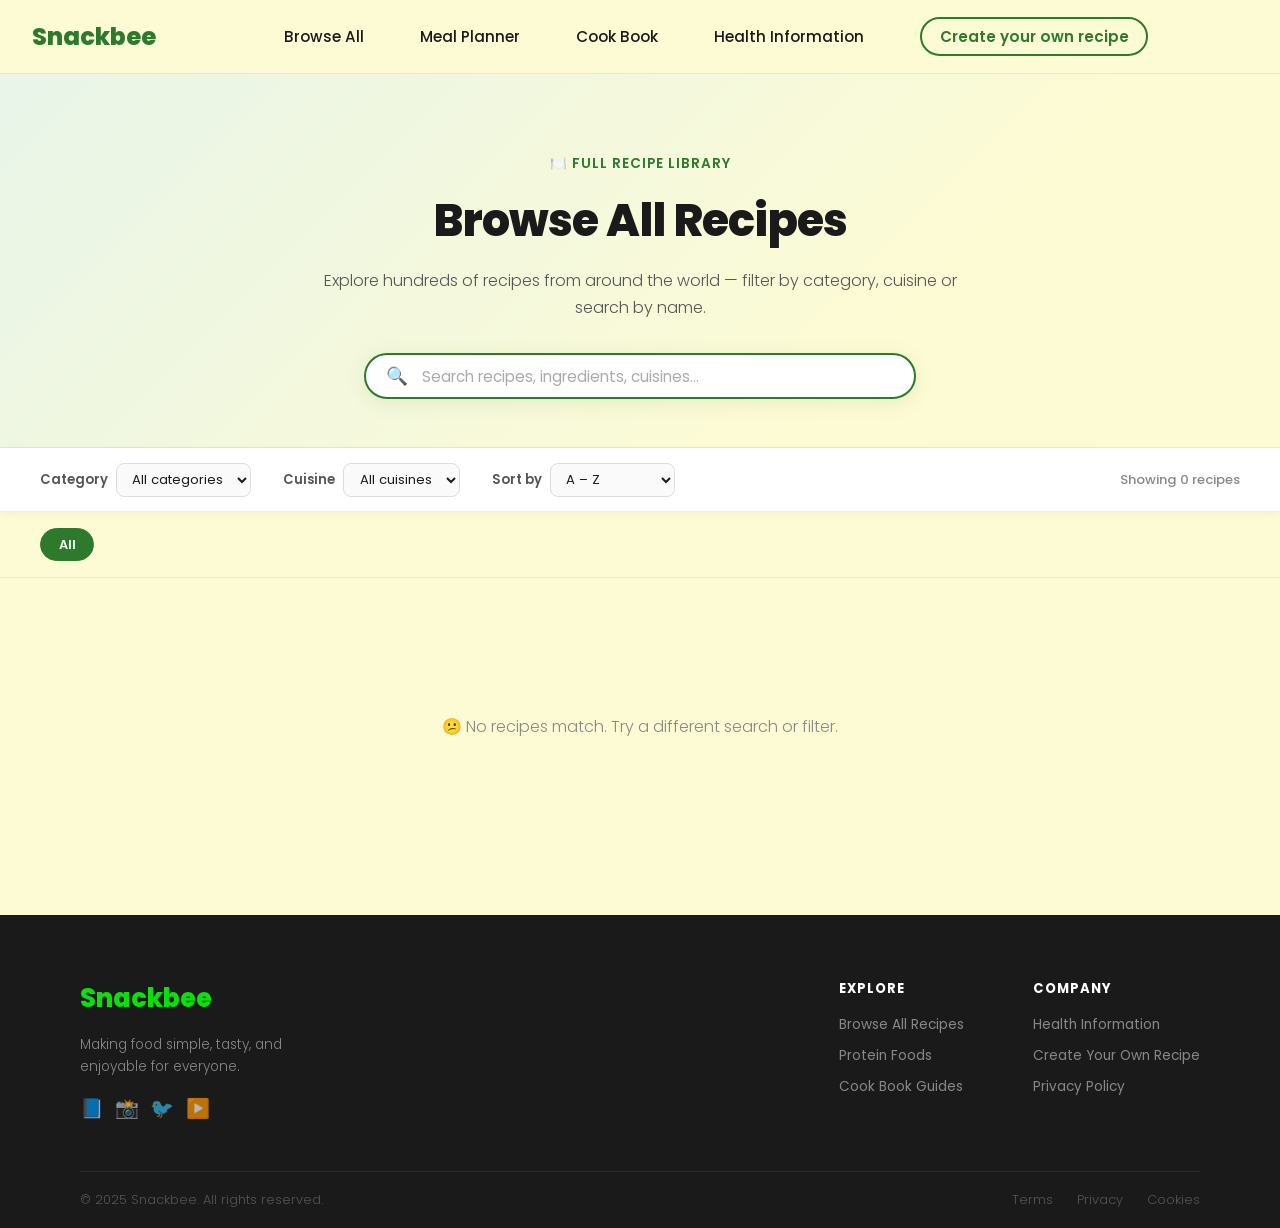
<file: browse-all.html>
<!DOCTYPE html>
<html lang="en">
<head>
  <meta charset="UTF-8">
  <meta name="viewport" content="width=device-width, initial-scale=1.0">
  <link rel="icon" type="image/png" href="assets/images/bee.png">
  <title>Browse All Recipes – Food Recipe</title>
  <link rel="stylesheet" href="css/style.css">
  <link rel="stylesheet" href="css/browse.css">
  <link rel="preconnect" href="https://fonts.googleapis.com">
  <link rel="preconnect" href="https://fonts.gstatic.com" crossorigin>
  <link href="https://fonts.googleapis.com/css2?family=Poppins:wght@300;500;700;800&display=swap" rel="stylesheet">
</head>
<body class="browse-page">

  <!-- Navbar -->
  <header class="header-container">
    <nav class="navbar-container">
      <div class="navbar browse-navbar">
        <a href="index.html" class="navbar-logo">Snackbee</a>
        <ul class="navbar-list">
          <li class="navbar-item"><a href="browse-all.html" class="navbar-link">Browse All</a></li>
          <li><a href="meal-planner.html" class="navbar-link">Meal Planner</a></li>
          <li class="navbar-item"><a href="cookbook.html" class="navbar-link">Cook Book</a></li>
          <li class="navbar-item"><a href="healthinfo.html" class="navbar-link">Health Information</a></li>
          <li class="navbar-item"><a href="#" class="navbar-link navbar-link--bordered">Create your own recipe</a></li>
        </ul>
      </div>
    </nav>
  </header>

  <!-- Hero -->
  <section class="browse-hero">
    <div class="browse-hero-inner">
      <p class="browse-eyebrow">🍽️ Full Recipe Library</p>
      <h1 class="browse-hero-title">Browse All Recipes</h1>
      <p class="browse-hero-sub">Explore hundreds of recipes from around the world — filter by category, cuisine or search by name.</p>

      <div class="browse-search-wrap">
        <span>🔍</span>
        <input type="text" id="browse-search" placeholder="Search recipes, ingredients, cuisines…">
      </div>
    </div>
  </section>

  <!-- Filter bar -->
  <div class="browse-filterbar">
    <div class="browse-filterbar-inner">
      <div class="browse-filter-group">
        <label>Category</label>
        <select id="filter-category" class="browse-select">
          <option value="all">All categories</option>
        </select>
      </div>
      <div class="browse-filter-group">
        <label>Cuisine</label>
        <select id="filter-area" class="browse-select">
          <option value="all">All cuisines</option>
        </select>
      </div>
      <div class="browse-filter-group">
        <label>Sort by</label>
        <select id="filter-sort" class="browse-select">
          <option value="az">A – Z</option>
          <option value="za">Z – A</option>
          <option value="area">By Cuisine</option>
          <option value="category">By Category</option>
        </select>
      </div>
      <div class="browse-count">
        Showing <span id="browse-count">0</span> recipes
      </div>
    </div>
  </div>

  <!-- Category pill nav -->
  <div class="browse-pills-wrap">
    <div class="browse-pills" id="browse-pills">
      <button class="browse-pill active" data-cat="all">All</button>
    </div>
  </div>

  <!-- Loading state -->
  <div class="browse-loading" id="browse-loading">
    <div class="browse-spinner"></div>
    <p>Loading recipes…</p>
  </div>

  <!-- Grid -->
  <main class="browse-main">
    <div class="browse-grid" id="browse-grid"></div>
    <div class="browse-no-results" id="browse-no-results" style="display:none">
      <p>😕 No recipes match. Try a different search or filter.</p>
    </div>
  </main>

  <!-- Footer -->
  <footer class="footer">
    <div class="footer-inner">
      <div class="footer-brand">
        <a href="index.html" class="footer-logo">Snackbee</a>
        <p class="footer-tagline">Making food simple, tasty, and enjoyable for everyone.</p>
        <div class="footer-socials">
          <a href="#" class="footer-social">📘</a>
          <a href="#" class="footer-social">📸</a>
          <a href="#" class="footer-social">🐦</a>
          <a href="#" class="footer-social">▶️</a>
        </div>
      </div>
      <div class="footer-links">
        <div class="footer-col">
          <h4>Explore</h4>
          <a href="browse-all.html">Browse All Recipes</a>
          <a href="#">Protein Foods</a>
          <a href="cookbook.html">Cook Book Guides</a>
        </div>
        <div class="footer-col">
          <h4>Company</h4>
          <a href="healthinfo.html">Health Information</a>
          <a href="#">Create Your Own Recipe</a>
          <a href="#">Privacy Policy</a>
        </div>
      </div>
    </div>
    <div class="footer-bottom">
      <p>© 2025 Snackbee. All rights reserved.</p>
      <div class="footer-bottom-links">
        <a href="#">Terms</a>
        <a href="#">Privacy</a>
        <a href="#">Cookies</a>
      </div>
    </div>
  </footer>

  <button class="browse-back-top" id="browse-back-top">↑</button>

  <script src="js/browse.js"></script>
</body>
</html>
</file>
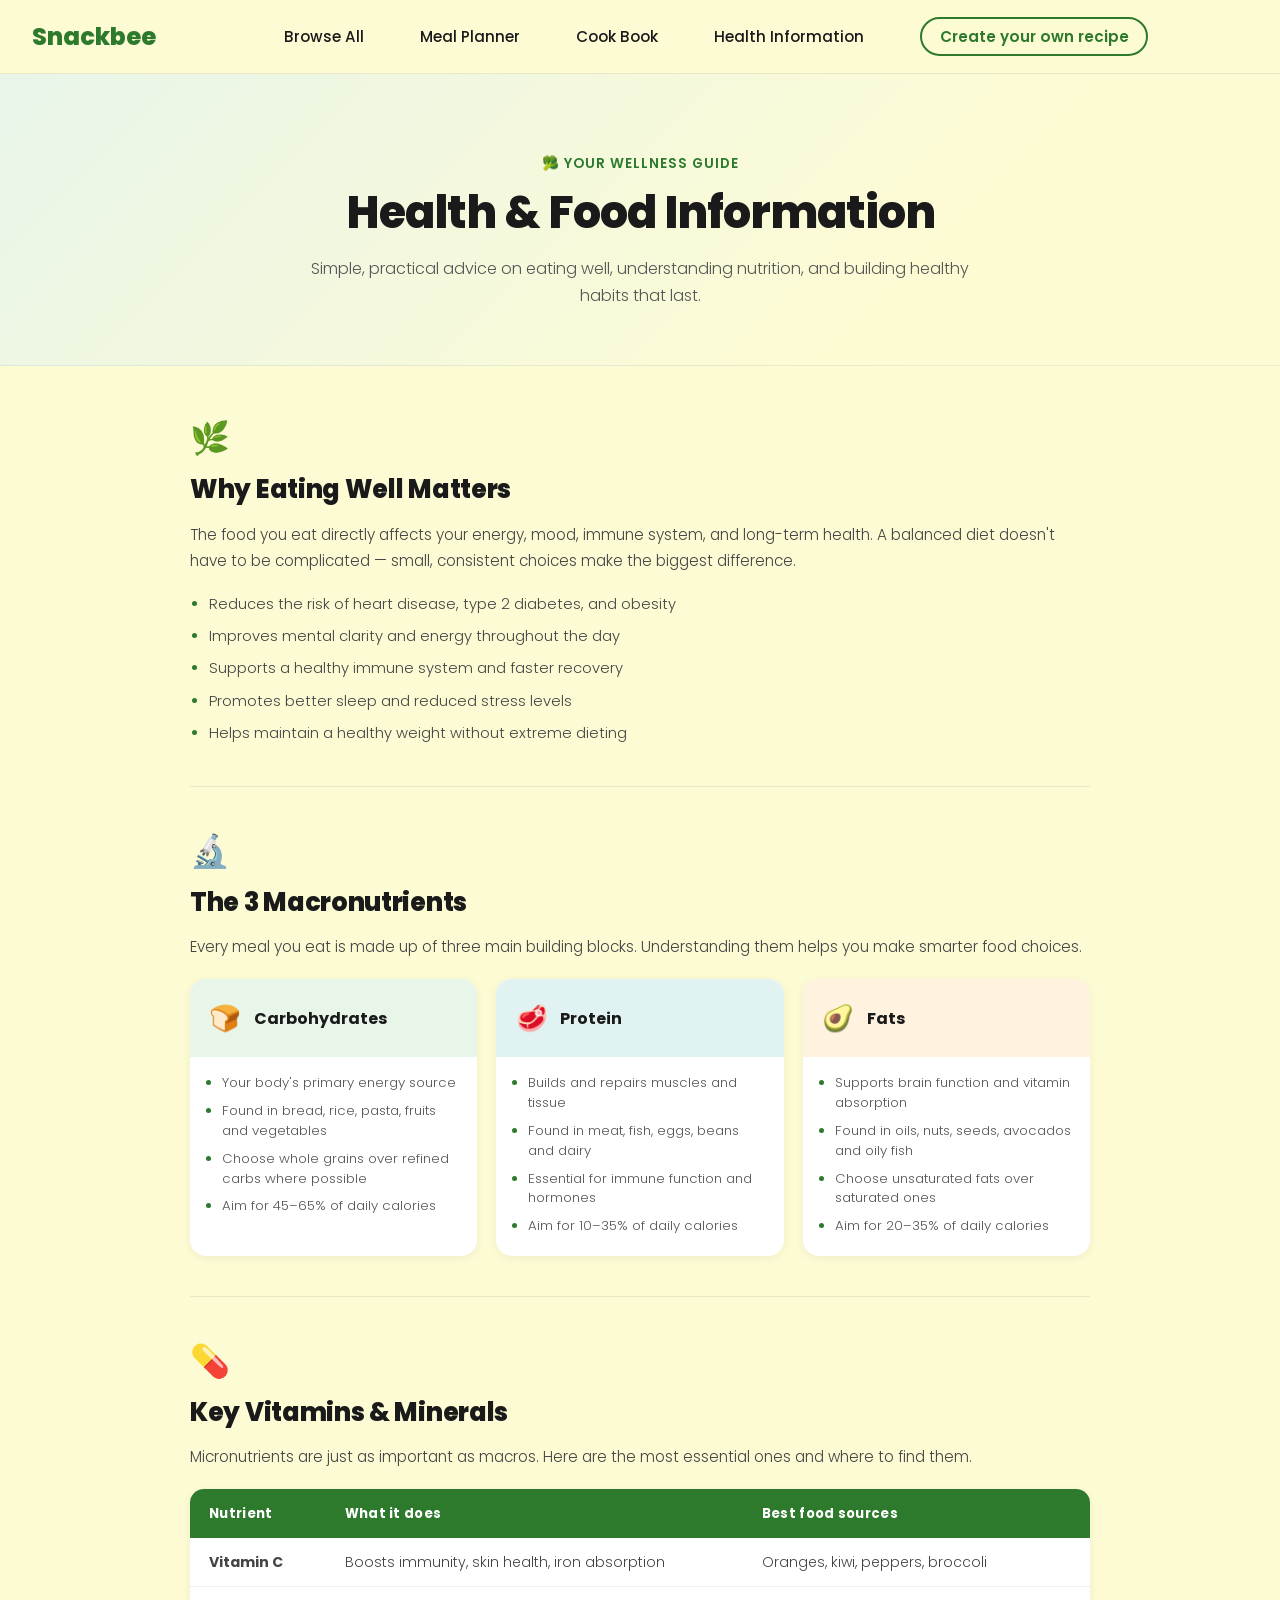
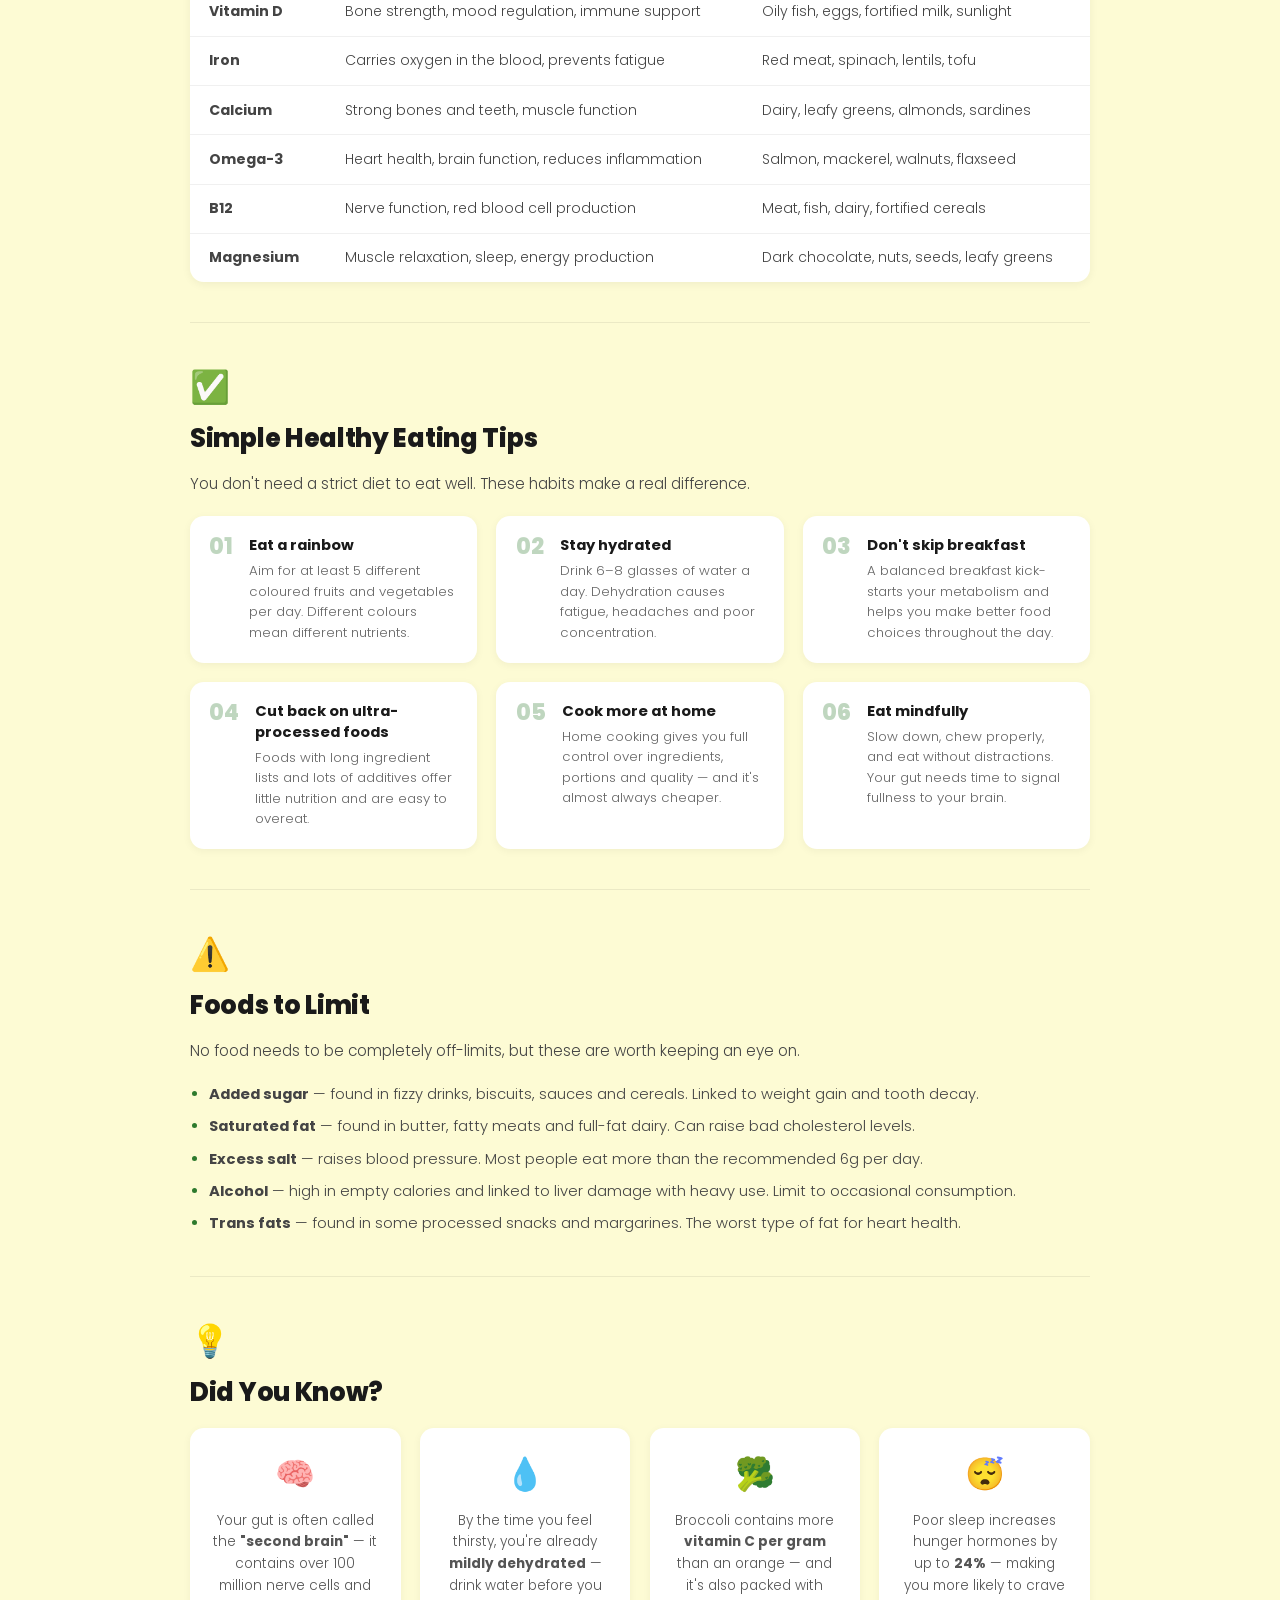
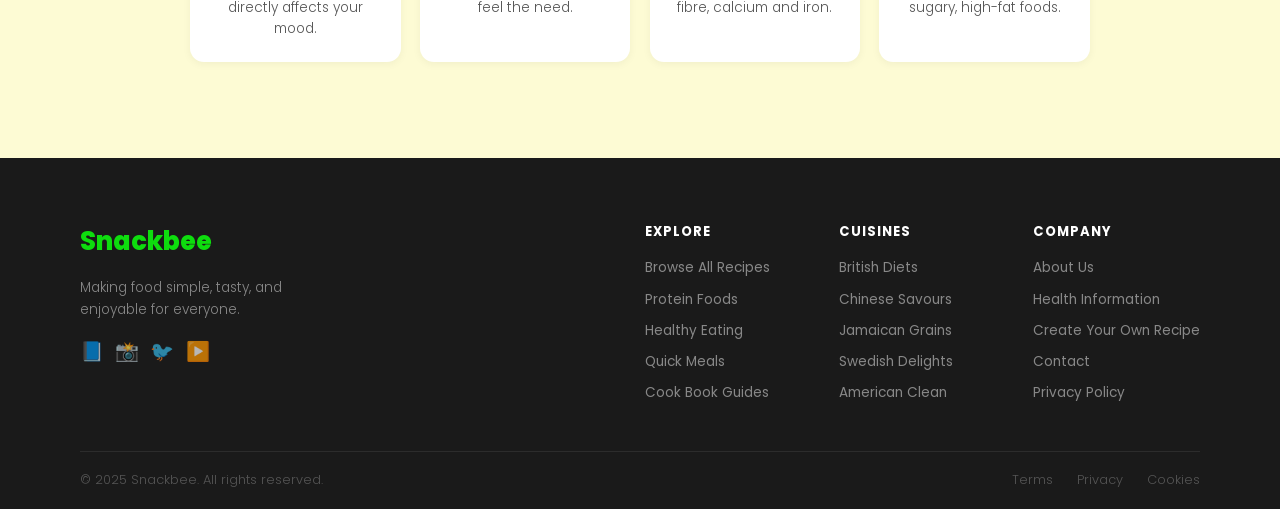
<file: healthinfo.html>
<!DOCTYPE html>
<html lang="en">
<head>
  <meta charset="UTF-8">
  <meta name="viewport" content="width=device-width, initial-scale=1.0">
  <link rel="icon" type="image/png" href="assets/images/bee.png">
  <title>Health Information – Food Recipe</title>
  <link rel="stylesheet" href="css/style.css">
  <link rel="stylesheet" href="css/health.css">
  <link rel="preconnect" href="https://fonts.googleapis.com">
  <link rel="preconnect" href="https://fonts.gstatic.com" crossorigin>
  <link href="https://fonts.googleapis.com/css2?family=Poppins:wght@300;500;700;800&display=swap" rel="stylesheet">
</head>
<body class="health-page">

  <!-- Navbar -->
  <header class="header-container">
    <nav class="navbar-container">
      <div class="navbar health-navbar">
        <a href="index.html" class="navbar-logo">Snackbee</a>
        <ul class="navbar-list">
          <li class="navbar-item"><a href="browse-all.html" class="navbar-link">Browse All</a></li>
          <li><a href="meal-planner.html" class="navbar-link">Meal Planner</a></li>
          <li class="navbar-item"><a href="cookbook.html" class="navbar-link">Cook Book</a></li>
          <li class="navbar-item"><a href="healthinfo.html" class="navbar-link">Health Information</a></li>
          <li class="navbar-item"><a href="#" class="navbar-link navbar-link--bordered">Create your own recipe</a></li>
        </ul>
      </div>
    </nav>
  </header>

  <!-- Hero -->
  <section class="health-hero">
    <div class="health-hero-inner">
      <p class="health-eyebrow">🥦 Your wellness guide</p>
      <h1 class="health-hero-title">Health & Food Information</h1>
      <p class="health-hero-sub">Simple, practical advice on eating well, understanding nutrition, and building healthy habits that last.</p>
    </div>
  </section>

  <main class="health-main">

    <!-- Why eating well matters -->
    <section class="health-section">
      <div class="health-section-icon">🌿</div>
      <h2>Why Eating Well Matters</h2>
      <p>The food you eat directly affects your energy, mood, immune system, and long-term health. A balanced diet doesn't have to be complicated — small, consistent choices make the biggest difference.</p>
      <ul>
        <li>Reduces the risk of heart disease, type 2 diabetes, and obesity</li>
        <li>Improves mental clarity and energy throughout the day</li>
        <li>Supports a healthy immune system and faster recovery</li>
        <li>Promotes better sleep and reduced stress levels</li>
        <li>Helps maintain a healthy weight without extreme dieting</li>
      </ul>
    </section>

    <div class="health-divider"></div>

    <!-- Macronutrients -->
    <section class="health-section">
      <div class="health-section-icon">🔬</div>
      <h2>The 3 Macronutrients</h2>
      <p>Every meal you eat is made up of three main building blocks. Understanding them helps you make smarter food choices.</p>

      <div class="health-cards">
        <div class="health-card">
          <div class="health-card-top" style="background:#e8f5e9;">
            <span>🍞</span>
            <h3>Carbohydrates</h3>
          </div>
          <ul>
            <li>Your body's primary energy source</li>
            <li>Found in bread, rice, pasta, fruits and vegetables</li>
            <li>Choose whole grains over refined carbs where possible</li>
            <li>Aim for 45–65% of daily calories</li>
          </ul>
        </div>
        <div class="health-card">
          <div class="health-card-top" style="background:#e0f2f1;">
            <span>🥩</span>
            <h3>Protein</h3>
          </div>
          <ul>
            <li>Builds and repairs muscles and tissue</li>
            <li>Found in meat, fish, eggs, beans and dairy</li>
            <li>Essential for immune function and hormones</li>
            <li>Aim for 10–35% of daily calories</li>
          </ul>
        </div>
        <div class="health-card">
          <div class="health-card-top" style="background:#fff3e0;">
            <span>🥑</span>
            <h3>Fats</h3>
          </div>
          <ul>
            <li>Supports brain function and vitamin absorption</li>
            <li>Found in oils, nuts, seeds, avocados and oily fish</li>
            <li>Choose unsaturated fats over saturated ones</li>
            <li>Aim for 20–35% of daily calories</li>
          </ul>
        </div>
      </div>
    </section>

    <div class="health-divider"></div>

    <!-- Key vitamins & minerals -->
    <section class="health-section">
      <div class="health-section-icon">💊</div>
      <h2>Key Vitamins & Minerals</h2>
      <p>Micronutrients are just as important as macros. Here are the most essential ones and where to find them.</p>

      <div class="health-table-wrap">
        <table class="health-table">
          <thead>
            <tr>
              <th>Nutrient</th>
              <th>What it does</th>
              <th>Best food sources</th>
            </tr>
          </thead>
          <tbody>
            <tr>
              <td><strong>Vitamin C</strong></td>
              <td>Boosts immunity, skin health, iron absorption</td>
              <td>Oranges, kiwi, peppers, broccoli</td>
            </tr>
            <tr>
              <td><strong>Vitamin D</strong></td>
              <td>Bone strength, mood regulation, immune support</td>
              <td>Oily fish, eggs, fortified milk, sunlight</td>
            </tr>
            <tr>
              <td><strong>Iron</strong></td>
              <td>Carries oxygen in the blood, prevents fatigue</td>
              <td>Red meat, spinach, lentils, tofu</td>
            </tr>
            <tr>
              <td><strong>Calcium</strong></td>
              <td>Strong bones and teeth, muscle function</td>
              <td>Dairy, leafy greens, almonds, sardines</td>
            </tr>
            <tr>
              <td><strong>Omega-3</strong></td>
              <td>Heart health, brain function, reduces inflammation</td>
              <td>Salmon, mackerel, walnuts, flaxseed</td>
            </tr>
            <tr>
              <td><strong>B12</strong></td>
              <td>Nerve function, red blood cell production</td>
              <td>Meat, fish, dairy, fortified cereals</td>
            </tr>
            <tr>
              <td><strong>Magnesium</strong></td>
              <td>Muscle relaxation, sleep, energy production</td>
              <td>Dark chocolate, nuts, seeds, leafy greens</td>
            </tr>
          </tbody>
        </table>
      </div>
    </section>

    <div class="health-divider"></div>

    <!-- Healthy eating tips -->
    <section class="health-section">
      <div class="health-section-icon">✅</div>
      <h2>Simple Healthy Eating Tips</h2>
      <p>You don't need a strict diet to eat well. These habits make a real difference.</p>

      <div class="health-tips-grid">
        <div class="health-tip">
          <span class="health-tip-num">01</span>
          <div>
            <h4>Eat a rainbow</h4>
            <p>Aim for at least 5 different coloured fruits and vegetables per day. Different colours mean different nutrients.</p>
          </div>
        </div>
        <div class="health-tip">
          <span class="health-tip-num">02</span>
          <div>
            <h4>Stay hydrated</h4>
            <p>Drink 6–8 glasses of water a day. Dehydration causes fatigue, headaches and poor concentration.</p>
          </div>
        </div>
        <div class="health-tip">
          <span class="health-tip-num">03</span>
          <div>
            <h4>Don't skip breakfast</h4>
            <p>A balanced breakfast kick-starts your metabolism and helps you make better food choices throughout the day.</p>
          </div>
        </div>
        <div class="health-tip">
          <span class="health-tip-num">04</span>
          <div>
            <h4>Cut back on ultra-processed foods</h4>
            <p>Foods with long ingredient lists and lots of additives offer little nutrition and are easy to overeat.</p>
          </div>
        </div>
        <div class="health-tip">
          <span class="health-tip-num">05</span>
          <div>
            <h4>Cook more at home</h4>
            <p>Home cooking gives you full control over ingredients, portions and quality — and it's almost always cheaper.</p>
          </div>
        </div>
        <div class="health-tip">
          <span class="health-tip-num">06</span>
          <div>
            <h4>Eat mindfully</h4>
            <p>Slow down, chew properly, and eat without distractions. Your gut needs time to signal fullness to your brain.</p>
          </div>
        </div>
      </div>
    </section>

    <div class="health-divider"></div>

    <!-- Foods to limit -->
    <section class="health-section">
      <div class="health-section-icon">⚠️</div>
      <h2>Foods to Limit</h2>
      <p>No food needs to be completely off-limits, but these are worth keeping an eye on.</p>
      <ul class="health-warn-list">
        <li><strong>Added sugar</strong> — found in fizzy drinks, biscuits, sauces and cereals. Linked to weight gain and tooth decay.</li>
        <li><strong>Saturated fat</strong> — found in butter, fatty meats and full-fat dairy. Can raise bad cholesterol levels.</li>
        <li><strong>Excess salt</strong> — raises blood pressure. Most people eat more than the recommended 6g per day.</li>
        <li><strong>Alcohol</strong> — high in empty calories and linked to liver damage with heavy use. Limit to occasional consumption.</li>
        <li><strong>Trans fats</strong> — found in some processed snacks and margarines. The worst type of fat for heart health.</li>
      </ul>
    </section>

    <div class="health-divider"></div>

    <!-- Quick fact boxes -->
    <section class="health-section">
      <div class="health-section-icon">💡</div>
      <h2>Did You Know?</h2>
      <div class="health-facts">
        <div class="health-fact-box">
          <span>🧠</span>
          <p>Your gut is often called the <strong>"second brain"</strong> — it contains over 100 million nerve cells and directly affects your mood.</p>
        </div>
        <div class="health-fact-box">
          <span>💧</span>
          <p>By the time you feel thirsty, you're already <strong>mildly dehydrated</strong> — drink water before you feel the need.</p>
        </div>
        <div class="health-fact-box">
          <span>🥦</span>
          <p>Broccoli contains more <strong>vitamin C per gram</strong> than an orange — and it's also packed with fibre, calcium and iron.</p>
        </div>
        <div class="health-fact-box">
          <span>😴</span>
          <p>Poor sleep increases hunger hormones by up to <strong>24%</strong> — making you more likely to crave sugary, high-fat foods.</p>
        </div>
      </div>
    </section>

  </main>

  <!-- Footer -->
  <footer class="footer">
    <div class="footer-inner">
      <div class="footer-brand">
        <a href="index.html" class="footer-logo">Snackbee</a>
        <p class="footer-tagline">Making food simple, tasty, and enjoyable for everyone.</p>
        <div class="footer-socials">
          <a href="#" class="footer-social">📘</a>
          <a href="#" class="footer-social">📸</a>
          <a href="#" class="footer-social">🐦</a>
          <a href="#" class="footer-social">▶️</a>
        </div>
      </div>
      <div class="footer-links">
        <div class="footer-col">
          <h4>Explore</h4>
          <a href="#">Browse All Recipes</a>
          <a href="#">Protein Foods</a>
          <a href="#">Healthy Eating</a>
          <a href="#">Quick Meals</a>
          <a href="cookbook.html">Cook Book Guides</a>
        </div>
        <div class="footer-col">
          <h4>Cuisines</h4>
          <a href="#">British Diets</a>
          <a href="#">Chinese Savours</a>
          <a href="#">Jamaican Grains</a>
          <a href="#">Swedish Delights</a>
          <a href="#">American Clean</a>
        </div>
        <div class="footer-col">
          <h4>Company</h4>
          <a href="#">About Us</a>
          <a href="healthinfo.html">Health Information</a>
          <a href="#">Create Your Own Recipe</a>
          <a href="#">Contact</a>
          <a href="#">Privacy Policy</a>
        </div>
      </div>
    </div>
    <div class="footer-bottom">
      <p>© 2025 Snackbee. All rights reserved.</p>
      <div class="footer-bottom-links">
        <a href="#">Terms</a>
        <a href="#">Privacy</a>
        <a href="#">Cookies</a>
      </div>
    </div>
  </footer>

</body>
</html>
</file>
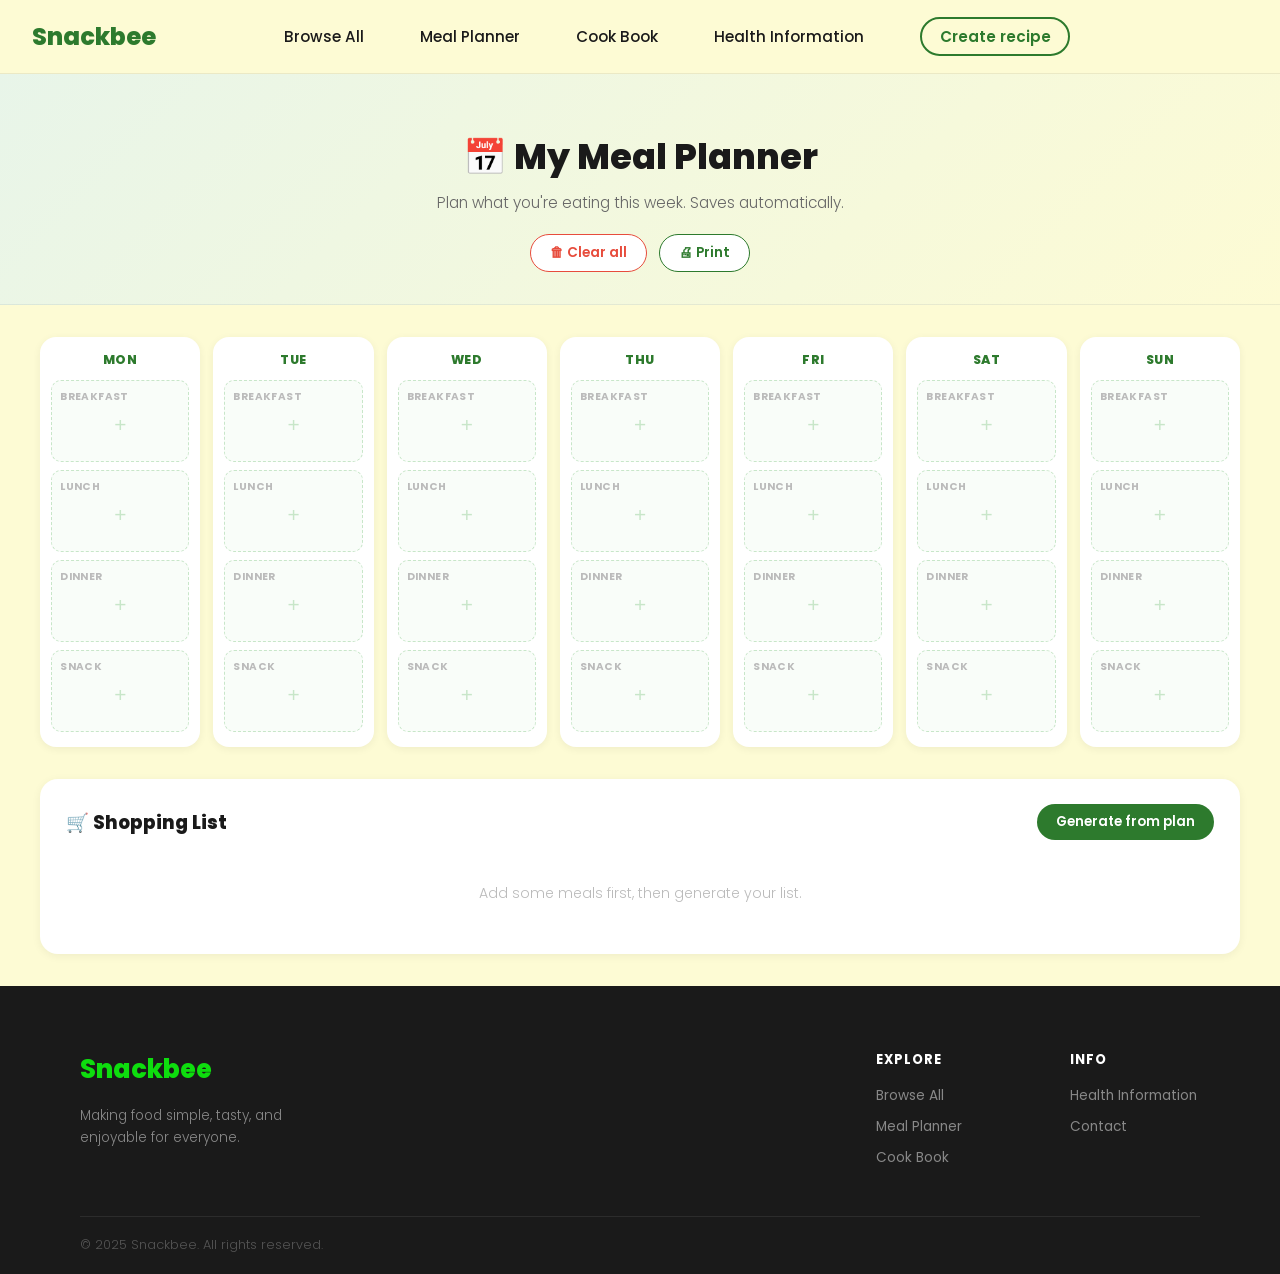
<file: meal-planner.html>
<!DOCTYPE html>
<html lang="en">
<head>
  <meta charset="UTF-8">
  <meta name="viewport" content="width=device-width, initial-scale=1.0">
  <link rel="icon" type="image/png" href="assets/images/bee.png">
  <title>Meal Planner</title>
  <link rel="stylesheet" href="css/style.css">
  <link rel="stylesheet" href="css/planner.css">
  <link rel="preconnect" href="https://fonts.googleapis.com">
  <link rel="preconnect" href="https://fonts.gstatic.com" crossorigin>
  <link href="https://fonts.googleapis.com/css2?family=Poppins:wght@300;500;700;800&display=swap" rel="stylesheet">
</head>
<body class="planner-page">

  <header class="header-container">
    <nav class="navbar-container">
      <div class="navbar planner-navbar">
        <a href="index.html" class="navbar-logo">Snackbee</a>
        <ul class="navbar-list">
          <li><a href="browse-all.html" class="navbar-link">Browse All</a></li>
          <li><a href="meal-planner.html" class="navbar-link">Meal Planner</a></li>
          <li class="navbar-item"><a href="cookbook.html" class="navbar-link">Cook Book</a></li>
          <li><a href="healthinfo.html" class="navbar-link">Health Information</a></li>
          <li><a href="#" class="navbar-link navbar-link--bordered">Create recipe</a></li>
        </ul>
      </div>
    </nav>
  </header>

  <!-- Top section -->
  <div class="planner-top">
    <h1>📅 My Meal Planner</h1>
    <p>Plan what you're eating this week. Saves automatically.</p>
    <div class="planner-top-btns">
      <button id="clear-btn">🗑 Clear all</button>
      <button onclick="window.print()">🖨 Print</button>
    </div>
  </div>

  <div class="planner-wrap">

    <!-- Week grid -->
    <div class="week-grid" id="week-grid"></div>

    <!-- Shopping list -->
    <div class="shopping-box">
      <div class="shopping-box-top">
        <h2>🛒 Shopping List</h2>
        <button id="gen-btn">Generate from plan</button>
      </div>
      <div id="shopping-list">
        <p class="empty-msg">Add some meals first, then generate your list.</p>
      </div>
    </div>

  </div>

  <!-- Modal -->
  <div class="modal-bg" id="modal-bg">
    <div class="modal-box">
      <div class="modal-top">
        <h3 id="modal-label">Pick a meal</h3>
        <button id="modal-close">✕</button>
      </div>
      <input type="text" id="modal-search" placeholder="🔍 Search recipes…">
      <div id="modal-results"></div>
    </div>
  </div>

  <footer class="footer">
    <div class="footer-inner">
      <div class="footer-brand">
        <a href="index.html" class="footer-logo">Snackbee</a>
        <p class="footer-tagline">Making food simple, tasty, and enjoyable for everyone.</p>
      </div>
      <div class="footer-links">
        <div class="footer-col">
          <h4>Explore</h4>
          <a href="browse-all.html">Browse All</a>
          <a href="meal-planner.html">Meal Planner</a>
          <a href="cookbook.html">Cook Book</a>
        </div>
        <div class="footer-col">
          <h4>Info</h4>
          <a href="healthinfo.html">Health Information</a>
          <a href="#">Contact</a>
        </div>
      </div>
    </div>
    <div class="footer-bottom">
      <p>© 2025 Snackbee. All rights reserved.</p>
    </div>
  </footer>

  <script src="js/planner.js"></script>
</body>
</html>
</file>
<file: css/style.css>
html {
  scroll-behavior: smooth;
  overflow-x: hidden;
}
body {
  font-family: "Poppins", sans-serif;
  font-weight: 300;
  margin: 0;
  background-color: #FDFBD4;
  color: #FDFBD4;
  transition: background-color 0.4s ease, color 0.4s ease;
  overflow-x: hidden;
}
.img-bg {
  position: fixed;
  top: 0;
  left: 0;
  width: 100vw;
  height: 100vh;
  overflow: hidden;
  z-index: -1;
}
.img-bg img {
  width: 100%;
  height: 100%;
  object-fit: cover;
  object-position: center;
  display: block;
}

.bg-slide {
  position: absolute;
  top: 0;
  left: 0;
  width: 100%;
  height: 100%;
  object-fit: cover;
  object-position: center;
  display: block;
  opacity: 0;
  transition: opacity 2s ease-in-out;   /* 2s fade between images */
}

.bg-slide.active {
  opacity: 1;
}

/* ── Navbar ── */
.navbar {
  display: flex;
  align-items: center;
  justify-content: flex-start;
  gap: 8rem;
  padding: 0.8rem 2rem;
  position: relative;
  top: 30px;
  width: 95%;
  margin: 0 auto;
  z-index: 1000;
}
.navbar-container {
  align-items: center;
  justify-content: flex-start;
}
.navbar-logo {
  font-size: 1.5rem;
  font-weight: 800;
  color: #0edd0e;
  text-decoration: none;
  margin: 0;
  padding: 0;
  flex-shrink: 0;
}
.navbar-list {
  list-style: none;
  display: flex;
  align-items: center;
  gap: 3.5rem;
  margin: 0;
  padding: 0;
}
.navbar-link {
  color: #ffffff;
  text-decoration: none;
  font-weight: 500;
  transition: color 0.3s ease;
  font-size: 0.95rem;
}
.navbar-link:hover {
  color: #e30c0c;
}

/* bordered CTA link */
.navbar-link--bordered {
  border: 2px solid rgba(255, 255, 255, 0.75);
  border-radius: 50px;
  padding: 0.45rem 1.1rem;
  font-weight: 600;
  transition: background 0.3s ease, color 0.3s ease, border-color 0.3s ease;
  white-space: nowrap;
}
.navbar-link--bordered:hover {
  background: #fff;
  color: #1a1a1a;
  border-color: #fff;
}

/* ── Hero ── */
.hero-section {
  position: relative;
  height: 100vh;
  width: 100%;
}
.hero-right {
  position: absolute;
  top: 50%;
  right: 3%;
  transform: translateY(-50%);
  display: flex;
  flex-direction: column;
  align-items: flex-start;
  gap: 1.5rem;
  z-index: 9;
  width: 30%;
  box-sizing: border-box;
  padding: 1.5rem;
}
.intro-text {
  color: #fff;
  text-align: left;
  width: 100%;
}
.intro-text h1 {
  font-size: 1.6rem;
  line-height: 1.4;
  font-weight: 800;
  margin: 0;
}

/* ── Search ── */
.search-container {
  display: flex;
  flex-direction: column;
  align-items: flex-end;
  gap: 0.8rem;
  width: 100%;
}
.search-bar {
  display: flex;
  align-items: center;
  background: rgba(255, 255, 255, 0.15);
  border: 2px solid rgba(255, 255, 255, 0.6);
  border-radius: 50px;
  overflow: hidden;
  width: 100%;
  box-sizing: border-box;
}
.view-more-btn {
  background: #fff;
  color: #333;
  border: none;
  padding: 0.75rem 1.5rem;
  font-family: "Poppins", sans-serif;
  font-weight: 600;
  font-size: 0.95rem;
  border-radius: 50px;
  cursor: pointer;
  white-space: nowrap;
  transition: background 0.3s ease;
}
.view-more-btn:hover {
  background: #f0f0f0;
}
.search-input {
  background: transparent;
  border: none;
  outline: none;
  color: #fff;
  font-family: "Poppins", sans-serif;
  font-size: 0.95rem;
  padding: 0.75rem 1.2rem;
  width: 100%;
}
.search-input::placeholder {
  color: rgba(238, 236, 236, 0.75);
}
.more-filters {
  color: #fff;
  font-size: 0.9rem;
  font-weight: 500;
  cursor: pointer;
  display: flex;
  align-items: center;
  gap: 0.4rem;
  align-self: flex-end;
}
.more-filters:hover {
  opacity: 0.7;
}

.arrow {
  font-size: 1.2rem;
  padding-bottom: 13px;
}

/* ── Sections shared ── */
.quick-access-section,
.country-section {
  background-color: #FDFBD4;
  padding: 4rem 5rem;
  position: relative;
  z-index: 1;
}
.quick-access-section {
  border-bottom: 1px solid rgba(0,0,0,0.06);
}
.section-header {
  margin-bottom: 2.5rem;
}
.section-title {
  font-size: 1.9rem;
  font-weight: 800;
  color: #1a1a1a;
  margin: 0 0 0.3rem 0;
  letter-spacing: -0.5px;
}
.section-sub {
  font-size: 0.9rem;
  color: #666;
  margin: 0;
  font-weight: 400;
}

/* ── Carousel ── */
.carousel-wrapper {
  display: flex;
  align-items: center;
  justify-content: center;
  gap: 0.8rem;
}
.carousel {
  display: flex;
  gap: 1.8rem;
  overflow-x: auto;
  scroll-behavior: smooth;
  padding-bottom: 0.5rem;
  scrollbar-width: none;
  justify-content: center;
  flex-wrap: nowrap;
  max-width: 900px;
}
.carousel::-webkit-scrollbar {
  display: none;
}
.carousel-arrow {
  background: #fff;
  border: 1.5px solid #ddd;
  border-radius: 50%;
  width: 44px;
  height: 44px;
  font-size: 1.6rem;
  cursor: pointer;
  color: #333;
  flex-shrink: 0;
  display: flex;
  align-items: center;
  justify-content: center;
  transition: all 0.2s ease;
  box-shadow: 0 2px 8px rgba(0,0,0,0.08);
}
.carousel-arrow:hover {
  background: #1a1a1a;
  color: #fff;
  border-color: #1a1a1a;
}

/* ── Category card ── */
.category-card {
  display: flex;
  flex-direction: column;
  align-items: center;
  gap: 0.9rem;
  flex-shrink: 0;
  cursor: pointer;
}
.category-card p {
  margin: 0;
  font-size: 0.85rem;
  font-weight: 600;
  color: #222;
  text-align: center;
  max-width: 110px;
  line-height: 1.3;
}
.card-box {
  width: 110px;
  height: 110px;
  border-radius: 22px;
  border: 2.5px solid var(--accent);
  background-color: var(--bg);
  display: flex;
  align-items: center;
  justify-content: center;
  transition: transform 0.25s ease, box-shadow 0.25s ease;
  box-shadow: 0 2px 8px rgba(0,0,0,0.06);
}
.card-box:hover {
  transform: translateY(-6px) scale(1.03);
  box-shadow: 0 12px 28px rgba(0,0,0,0.12);
}
.card-icon {
  font-size: 2.2rem;
  line-height: 1;
}

/* ── Country grid ── */
.country-grid {
  display: flex;
  flex-wrap: wrap;
  gap: 2rem;
  justify-content: center;
  max-width: 900px;
  margin: 0 auto;        
}

/* ── View all link ── */
.section-footer {
  margin-top: 2rem;
  text-align: center;
}
.view-all-link {
  display: inline-block;
  font-size: 0.88rem;
  font-weight: 600;
  color: #2d7a2d;
  text-decoration: none;
  border-bottom: 2px solid #2d7a2d;
  padding-bottom: 2px;
  transition: opacity 0.2s ease;
}
.view-all-link:hover {
  opacity: 0.6;
}




/* ── Cook Book Guides ── */
.cookbook-section {
  background-color: #FDFBD4;
  padding: 4rem 5rem;
  position: relative;
  z-index: 1;
  border-top: 1px solid rgba(0,0,0,0.06);
}

.cookbook-grid {
  display: flex;
  flex-wrap: wrap;
  gap: 3rem;
  justify-content: center;
  max-width: 900px;
  margin: 0 auto;
}

.cookbook-card {
  display: flex;
  flex-direction: column;
  align-items: center;
  gap: 1rem;
  cursor: pointer;
  width: 160px;
}

.cookbook-img-wrap {
  width: 150px;
  height: 150px;
  border-radius: 50%;
  border: 3px solid #2d7a2d;
  overflow: hidden;
  background-color: #e8f5e9;
  flex-shrink: 0;
  transition: transform 0.25s ease, box-shadow 0.25s ease;
  box-shadow: 0 2px 10px rgba(0,0,0,0.08);
}

.cookbook-img-wrap:hover {
  transform: translateY(-6px) scale(1.04);
  box-shadow: 0 14px 30px rgba(0,0,0,0.13);
}

.cookbook-img-wrap img {
  width: 100%;
  height: 100%;
  object-fit: cover;
  display: block;
}

.cookbook-title {
  font-size: 0.9rem;
  font-weight: 700;
  color: #1a1a1a;
  text-align: center;
  margin: 0;
  line-height: 1.3;
}

.cookbook-desc {
  font-size: 0.82rem;
  color: #555;
  text-align: center;
  margin: 0;
  font-weight: 400;
  line-height: 1.4;
}

/* ── Recipe Section ── */
.recipes-section {
  background-color: #f7f6e8;
  padding: 4rem 5rem;
  position: relative;
  z-index: 1;
  border-top: 1px solid rgba(0,0,0,0.06);
}

/* Tabs */
.recipe-tabs {
  display: flex;
  gap: 0.6rem;
  margin-bottom: 2rem;
  flex-wrap: wrap;
}
.recipe-tab {
  background: #fff;
  border: 1.5px solid #ddd;
  border-radius: 50px;
  padding: 0.45rem 1.2rem;
  font-family: "Poppins", sans-serif;
  font-size: 0.83rem;
  font-weight: 600;
  color: #444;
  cursor: pointer;
  transition: all 0.2s ease;
}
.recipe-tab:hover,
.recipe-tab.active {
  background: #2d7a2d;
  border-color: #2d7a2d;
  color: #fff;
}

/* Grid */
.recipe-grid {
  display: grid;
  grid-template-columns: repeat(auto-fill, minmax(240px, 1fr));
  gap: 1.5rem;
}

/* Card */
.recipe-card {
  background: #fff;
  border-radius: 18px;
  overflow: hidden;
  box-shadow: 0 2px 10px rgba(0,0,0,0.06);
  transition: transform 0.25s ease, box-shadow 0.25s ease;
  cursor: pointer;
  display: flex;
  flex-direction: column;
}
.recipe-card:hover {
  transform: translateY(-6px);
  box-shadow: 0 16px 36px rgba(0,0,0,0.11);
}
.recipe-card-img {
  position: relative;
  height: 190px;
  overflow: hidden;
  background: #e8f5e9;
}
.recipe-card-img img {
  width: 100%;
  height: 100%;
  object-fit: cover;
  display: block;
  transition: transform 0.4s ease;
}
.recipe-card:hover .recipe-card-img img {
  transform: scale(1.06);
}
.recipe-time-badge {
  position: absolute;
  bottom: 10px;
  right: 10px;
  background: rgba(0,0,0,0.55);
  color: #fff;
  font-size: 0.72rem;
  font-weight: 700;
  padding: 0.25rem 0.65rem;
  border-radius: 50px;
  backdrop-filter: blur(4px);
}
.recipe-card-body {
  padding: 1.2rem;
  flex: 1;
  display: flex;
  flex-direction: column;
  gap: 0.8rem;
}
.recipe-card-title {
  font-size: 0.97rem;
  font-weight: 700;
  color: #1a1a1a;
  margin: 0;
  line-height: 1.4;
  text-decoration: underline;
  text-underline-offset: 3px;
}
.recipe-meta {
  list-style: none;
  margin: 0;
  padding: 0;
  display: flex;
  flex-direction: column;
  gap: 0.4rem;
}
.recipe-meta li {
  font-size: 0.82rem;
  color: #555;
  display: flex;
  align-items: center;
  gap: 0.5rem;
  font-weight: 500;
}
.recipe-meta-icon {
  font-size: 0.9rem;
  color: #c0392b;
  flex-shrink: 0;
}


/* ── Footer ── */
.footer {
  background-color: #1a1a1a;
  color: #ccc;
  padding: 4rem 5rem 0;
  position: relative;
  z-index: 1;
}
.footer-inner {
  display: flex;
  gap: 4rem;
  justify-content: space-between;
  flex-wrap: wrap;
  padding-bottom: 3rem;
  border-bottom: 1px solid rgba(255,255,255,0.08);
}

/* Brand */
.footer-brand {
  display: flex;
  flex-direction: column;
  gap: 1rem;
  max-width: 220px;
}
.footer-logo {
  font-size: 1.6rem;
  font-weight: 800;
  color: #0edd0e;
  text-decoration: none;
}
.footer-tagline {
  font-size: 0.85rem;
  color: #888;
  margin: 0;
  line-height: 1.6;
}
.footer-socials {
  display: flex;
  gap: 0.7rem;
}
.footer-social {
  font-size: 1.2rem;
  text-decoration: none;
  transition: transform 0.2s ease, opacity 0.2s ease;
  opacity: 0.7;
}
.footer-social:hover {
  transform: translateY(-3px);
  opacity: 1;
}

/* Link columns */
.footer-links {
  display: flex;
  gap: 4rem;
  flex-wrap: wrap;
}
.footer-col {
  display: flex;
  flex-direction: column;
  gap: 0.7rem;
  min-width: 130px;
}
.footer-col h4 {
  font-size: 0.82rem;
  font-weight: 700;
  color: #fff;
  text-transform: uppercase;
  letter-spacing: 1px;
  margin: 0 0 0.3rem;
}
.footer-col a {
  font-size: 0.85rem;
  color: #888;
  text-decoration: none;
  transition: color 0.2s ease;
  font-weight: 400;
}
.footer-col a:hover {
  color: #0edd0e;
}

/* Bottom bar */
.footer-bottom {
  display: flex;
  align-items: center;
  justify-content: space-between;
  padding: 1.2rem 0;
  flex-wrap: wrap;
  gap: 0.8rem;
}
.footer-bottom p {
  font-size: 0.8rem;
  color: #555;
  margin: 0;
}
.footer-bottom-links {
  display: flex;
  gap: 1.5rem;
}
.footer-bottom-links a {
  font-size: 0.8rem;
  color: #555;
  text-decoration: none;
  transition: color 0.2s ease;
}
.footer-bottom-links a:hover {
  color: #0edd0e;
}

/* Mobile */
@media (max-width: 768px) {
  .footer {
    padding: 3rem 1.5rem 0;
  }
  .footer-inner {
    flex-direction: column;
    gap: 2.5rem;
  }
  .footer-brand {
    max-width: 100%;
  }
  .footer-links {
    gap: 2rem;
  }
  .footer-bottom {
    flex-direction: column;
    align-items: flex-start;
    gap: 0.5rem;
  }
}

/* Mobile */
@media (max-width: 768px) {
  .recipes-section {
    padding: 2.5rem 1.5rem;
  }
  .recipe-grid {
    grid-template-columns: repeat(auto-fill, minmax(160px, 1fr));
    gap: 1rem;
  }
  .recipe-card-img {
    height: 140px;
  }
  .recipe-card-title {
    font-size: 0.85rem;
  }
}

/* ── Mobile ── */
@media (max-width: 768px) {
  .cookbook-section {
    padding: 2.5rem 1.5rem;
  }
  .cookbook-grid {
    gap: 2rem;
    max-width: 100%;
  }
  .cookbook-card {
    width: 120px;
  }
  .cookbook-img-wrap {
    width: 110px;
    height: 110px;
  }
  .cookbook-title {
    font-size: 0.82rem;
  }
  .cookbook-desc {
    font-size: 0.76rem;
  }
}

/* ── Tablet ── */
@media (max-width: 1024px) {
  .navbar {
    gap: 2rem;
    width: 95%;
  }
  .navbar-list {
    gap: 1.5rem;
  }
  .hero-right {
    width: 45%;
  }
  .quick-access-section,
  .country-section {
    padding: 3rem 3rem;
  }
  .carousel {
    max-width: 700px;
  }
  .country-grid {
    max-width: 700px;
  }
}

/* ── Mobile ── */
@media (max-width: 768px) {
  .navbar {
    flex-direction: column;
    align-items: flex-start;
    gap: 1rem;
    top: 15px;
    width: 95%;
    padding: 0.8rem 1rem;
  }
  .navbar-list {
    gap: 1rem;
    flex-wrap: wrap;
  }
  .navbar-link {
    font-size: 0.85rem;
  }
  .navbar-link--bordered {
    padding: 0.35rem 0.9rem;
  }
  .hero-section {
    height: auto;
    min-height: 100vh;
    padding-bottom: 3rem;
  }
  .hero-right {
    position: relative;
    top: auto;
    right: auto;
    transform: none;
    width: 90%;
    margin: 120px auto 2rem auto;
  }
  .search-bar {
    flex-direction: column;
    border-radius: 16px;
    padding: 0.5rem;
    gap: 0.5rem;
  }
  .view-more-btn {
    width: 100%;
    border-radius: 12px;
    text-align: center;
  }
  .search-input {
    width: 100%;
    padding: 0.6rem 1rem;
  }
  .more-filters {
    align-self: flex-start;
  }
  .quick-access-section,
  .country-section {
    padding: 2.5rem 1.5rem;
  }
  .section-title {
    font-size: 1.4rem;
  }
  .card-box {
    width: 80px;
    height: 80px;
    border-radius: 16px;
  }
  .card-icon {
    font-size: 1.6rem;
  }
  .category-card p {
    font-size: 0.78rem;
    max-width: 80px;
  }
  .country-grid {
    gap: 1.2rem;
    max-width: 100%;
  }
  .carousel {
    max-width: 100%;
  }
  .carousel-arrow {
    width: 36px;
    height: 36px;
    font-size: 1.3rem;
  }
}

/* ── Small phones ── */
@media (max-width: 480px) {
  .navbar-list {
    gap: 0.8rem;
  }
  .navbar-link {
    font-size: 0.78rem;
  }
  .intro-text h1 {
    font-size: 1.1rem;
  }
}
</file>
<file: css/browse.css>
.browse-page {
  background-color: #FDFBD4;
  color: #1a1a1a;
}

/* Navbar */
.browse-navbar {
  top: 0;
  background-color: #FDFBD4;
  border-bottom: 1px solid rgba(0,0,0,0.07);
  width: 100%;
  box-sizing: border-box;
  margin: 0;
  padding: 1.2rem 2rem;
}
.browse-page .navbar-logo { color: #2d7a2d; }
.browse-page .navbar-link { color: #1a1a1a; }
.browse-page .navbar-link--bordered {
  border-color: #2d7a2d;
  color: #2d7a2d;
}
.browse-page .navbar-link--bordered:hover {
  background: #2d7a2d;
  color: #fff;
}

/* Hero */
.browse-hero {
  background: linear-gradient(135deg, #e8f5e9 0%, #FDFBD4 70%);
  padding: 5rem 2rem 3rem;
  text-align: center;
  border-bottom: 1px solid rgba(0,0,0,0.06);
}
.browse-hero-inner { max-width: 680px; margin: 0 auto; }
.browse-eyebrow {
  font-size: 0.85rem;
  font-weight: 600;
  color: #2d7a2d;
  text-transform: uppercase;
  letter-spacing: 1px;
  margin: 0 0 0.8rem;
}
.browse-hero-title {
  font-size: 2.8rem;
  font-weight: 800;
  color: #1a1a1a;
  margin: 0 0 0.8rem;
  letter-spacing: -1px;
}
.browse-hero-sub {
  font-size: 1rem;
  color: #555;
  line-height: 1.7;
  margin: 0 0 2rem;
}
.browse-search-wrap {
  display: flex;
  align-items: center;
  background: #fff;
  border: 2px solid #2d7a2d;
  border-radius: 50px;
  padding: 0.5rem 0.5rem 0.5rem 1.2rem;
  gap: 0.8rem;
  max-width: 520px;
  margin: 0 auto;
  box-shadow: 0 4px 20px rgba(45,122,45,0.1);
}
.browse-search-wrap span { font-size: 1.1rem; }
.browse-search-wrap input {
  flex: 1;
  border: none;
  outline: none;
  font-family: "Poppins", sans-serif;
  font-size: 0.95rem;
  background: transparent;
  color: #1a1a1a;
}
.browse-search-wrap input::placeholder { color: #aaa; }

/* Filter bar */
.browse-filterbar {
  background: #fff;
  border-bottom: 1px solid rgba(0,0,0,0.07);
  padding: 0.9rem 2rem;
  position: sticky;
  top: 0;
  z-index: 100;
  box-shadow: 0 2px 8px rgba(0,0,0,0.04);
}
.browse-filterbar-inner {
  max-width: 1200px;
  margin: 0 auto;
  display: flex;
  align-items: center;
  gap: 2rem;
  flex-wrap: wrap;
}
.browse-filter-group {
  display: flex;
  align-items: center;
  gap: 0.5rem;
}
.browse-filter-group label {
  font-size: 0.82rem;
  font-weight: 600;
  color: #555;
  white-space: nowrap;
}
.browse-select {
  font-family: "Poppins", sans-serif;
  font-size: 0.82rem;
  border: 1.5px solid #ddd;
  border-radius: 8px;
  padding: 0.35rem 0.7rem;
  background: #fafafa;
  color: #1a1a1a;
  cursor: pointer;
  outline: none;
}
.browse-select:focus { border-color: #2d7a2d; }
.browse-count {
  margin-left: auto;
  font-size: 0.82rem;
  color: #888;
  font-weight: 500;
}

/* Pills */
.browse-pills-wrap {
  background: #FDFBD4;
  padding: 1rem 2rem;
  border-bottom: 1px solid rgba(0,0,0,0.05);
  overflow-x: auto;
  scrollbar-width: none;
}
.browse-pills-wrap::-webkit-scrollbar { display: none; }
.browse-pills {
  display: flex;
  gap: 0.6rem;
  min-width: max-content;
  max-width: 1200px;
  margin: 0 auto;
}
.browse-pill {
  background: #fff;
  border: 1.5px solid #ddd;
  border-radius: 50px;
  padding: 0.4rem 1.1rem;
  font-family: "Poppins", sans-serif;
  font-size: 0.8rem;
  font-weight: 600;
  color: #444;
  cursor: pointer;
  transition: all 0.2s ease;
  white-space: nowrap;
}
.browse-pill:hover,
.browse-pill.active {
  background: #2d7a2d;
  border-color: #2d7a2d;
  color: #fff;
}

/* Loading */
.browse-loading {
  display: flex;
  flex-direction: column;
  align-items: center;
  justify-content: center;
  padding: 5rem 2rem;
  gap: 1rem;
  color: #888;
  font-size: 0.9rem;
}
.browse-spinner {
  width: 40px;
  height: 40px;
  border: 3px solid #e8f5e9;
  border-top-color: #2d7a2d;
  border-radius: 50%;
  animation: spin 0.8s linear infinite;
}
@keyframes spin { to { transform: rotate(360deg); } }

/* Main */
.browse-main {
  max-width: 1200px;
  margin: 0 auto;
  padding: 2.5rem 2rem 5rem;
}

/* Grid */
.browse-grid {
  display: grid;
  grid-template-columns: repeat(auto-fill, minmax(220px, 1fr));
  gap: 1.5rem;
}

/* Card */
.browse-card {
  background: #fff;
  border-radius: 18px;
  overflow: hidden;
  box-shadow: 0 2px 12px rgba(0,0,0,0.07);
  transition: transform 0.25s ease, box-shadow 0.25s ease;
  cursor: pointer;
  display: flex;
  flex-direction: column;
  animation: fadeUp 0.4s ease both;
}
@keyframes fadeUp {
  from { opacity: 0; transform: translateY(16px); }
  to   { opacity: 1; transform: translateY(0); }
}
.browse-card:hover {
  transform: translateY(-6px);
  box-shadow: 0 16px 36px rgba(0,0,0,0.12);
}
.browse-card-img {
  position: relative;
  height: 190px;
  overflow: hidden;
  background: #e8f5e9;
}
.browse-card-img img {
  width: 100%;
  height: 100%;
  object-fit: cover;
  display: block;
  transition: transform 0.4s ease;
}
.browse-card:hover .browse-card-img img {
  transform: scale(1.06);
}
.browse-card-area {
  position: absolute;
  bottom: 10px;
  right: 10px;
  background: rgba(0,0,0,0.6);
  color: #fff;
  font-size: 0.7rem;
  font-weight: 700;
  padding: 0.25rem 0.65rem;
  border-radius: 50px;
  backdrop-filter: blur(4px);
}
.browse-card-cat {
  position: absolute;
  top: 10px;
  left: 10px;
  background: #2d7a2d;
  color: #fff;
  font-size: 0.68rem;
  font-weight: 700;
  padding: 0.2rem 0.6rem;
  border-radius: 50px;
  letter-spacing: 0.3px;
}
.browse-card-body {
  padding: 1.1rem;
  flex: 1;
  display: flex;
  flex-direction: column;
  gap: 0.7rem;
}
.browse-card-title {
  font-size: 0.95rem;
  font-weight: 700;
  color: #1a1a1a;
  margin: 0;
  line-height: 1.4;
  text-decoration: underline;
  text-underline-offset: 3px;
}
.browse-card-meta {
  list-style: none;
  margin: 0;
  padding: 0;
  display: flex;
  flex-direction: column;
  gap: 0.35rem;
}
.browse-card-meta li {
  font-size: 0.8rem;
  color: #555;
  display: flex;
  align-items: center;
  gap: 0.5rem;
  font-weight: 500;
}
.browse-meta-icon { font-size: 0.9rem; }

/* No results */
.browse-no-results {
  text-align: center;
  padding: 5rem 2rem;
  color: #888;
  font-size: 1rem;
}

/* Back to top */
.browse-back-top {
  position: fixed;
  bottom: 2rem;
  right: 2rem;
  background: #2d7a2d;
  color: #fff;
  border: none;
  border-radius: 50%;
  width: 46px;
  height: 46px;
  font-size: 1.3rem;
  cursor: pointer;
  box-shadow: 0 4px 16px rgba(45,122,45,0.3);
  transition: all 0.2s ease;
  opacity: 0;
  pointer-events: none;
}
.browse-back-top.visible {
  opacity: 1;
  pointer-events: all;
}
.browse-back-top:hover {
  background: #1f5c1f;
  transform: translateY(-2px);
}

/* Mobile */
@media (max-width: 768px) {
  .browse-hero-title { font-size: 2rem; }
  .browse-hero { padding: 3rem 1.2rem 2.5rem; }
  .browse-main { padding: 2rem 1rem 4rem; }
  .browse-grid { grid-template-columns: repeat(auto-fill, minmax(160px, 1fr)); gap: 1rem; }
  .browse-card-img { height: 140px; }
  .browse-filterbar-inner { gap: 1rem; }
  .browse-count { margin-left: 0; }
}
</file>
<file: css/health.css>
.health-page {
  background-color: #FDFBD4;
  color: #1a1a1a;
}

/* Navbar override */
.health-navbar {
  top: 0;
  background-color: #FDFBD4;
  border-bottom: 1px solid rgba(0,0,0,0.07);
  width: 100%;
  box-sizing: border-box;
  margin: 0;
  padding: 1.2rem 2rem;
}
.health-page .navbar-logo { color: #2d7a2d; }
.health-page .navbar-link { color: #1a1a1a; }
.health-page .navbar-link--bordered {
  border-color: #2d7a2d;
  color: #2d7a2d;
}
.health-page .navbar-link--bordered:hover {
  background: #2d7a2d;
  color: #fff;
}

/* Hero */
.health-hero {
  background: linear-gradient(135deg, #e8f5e9 0%, #FDFBD4 70%);
  padding: 5rem 2rem 3.5rem;
  text-align: center;
  border-bottom: 1px solid rgba(0,0,0,0.06);
}
.health-hero-inner {
  max-width: 680px;
  margin: 0 auto;
}
.health-eyebrow {
  font-size: 0.85rem;
  font-weight: 600;
  color: #2d7a2d;
  text-transform: uppercase;
  letter-spacing: 1px;
  margin: 0 0 0.8rem;
}
.health-hero-title {
  font-size: 2.8rem;
  font-weight: 800;
  color: #1a1a1a;
  margin: 0 0 1rem;
  letter-spacing: -1px;
  line-height: 1.15;
}
.health-hero-sub {
  font-size: 1rem;
  color: #555;
  line-height: 1.7;
  margin: 0;
}

/* Main */
.health-main {
  max-width: 900px;
  margin: 0 auto;
  padding: 3rem 2rem 5rem;
}

/* Section */
.health-section {
  margin-bottom: 1rem;
}
.health-section-icon {
  font-size: 2rem;
  margin-bottom: 0.5rem;
}
.health-section h2 {
  font-size: 1.6rem;
  font-weight: 800;
  color: #1a1a1a;
  margin: 0 0 0.8rem;
  letter-spacing: -0.3px;
}
.health-section > p {
  font-size: 0.95rem;
  color: #444;
  line-height: 1.7;
  margin: 0 0 1.2rem;
}
.health-section ul {
  padding-left: 1.2rem;
  display: flex;
  flex-direction: column;
  gap: 0.55rem;
  margin: 0;
}
.health-section ul li {
  font-size: 0.92rem;
  color: #444;
  line-height: 1.6;
}
.health-section ul li::marker {
  color: #2d7a2d;
}

.health-divider {
  border: none;
  border-top: 1px solid rgba(0,0,0,0.07);
  margin: 2.5rem 0;
}

/* Macro cards */
.health-cards {
  display: grid;
  grid-template-columns: repeat(auto-fill, minmax(220px, 1fr));
  gap: 1.2rem;
  margin-top: 1rem;
}
.health-card {
  background: #fff;
  border-radius: 16px;
  overflow: hidden;
  box-shadow: 0 2px 10px rgba(0,0,0,0.06);
}
.health-card-top {
  padding: 1.2rem;
  display: flex;
  align-items: center;
  gap: 0.8rem;
}
.health-card-top span { font-size: 1.6rem; }
.health-card-top h3 {
  font-size: 1rem;
  font-weight: 700;
  margin: 0;
  color: #1a1a1a;
}
.health-card ul {
  padding: 1rem 1.2rem 1.2rem 2rem;
  margin: 0;
  display: flex;
  flex-direction: column;
  gap: 0.5rem;
}
.health-card ul li {
  font-size: 0.83rem;
  color: #555;
  line-height: 1.5;
}

/* Table */
.health-table-wrap {
  overflow-x: auto;
  border-radius: 14px;
  box-shadow: 0 2px 10px rgba(0,0,0,0.06);
  margin-top: 1rem;
}
.health-table {
  width: 100%;
  border-collapse: collapse;
  background: #fff;
  font-size: 0.88rem;
}
.health-table thead {
  background: #2d7a2d;
  color: #fff;
}
.health-table th {
  padding: 0.9rem 1.2rem;
  text-align: left;
  font-weight: 700;
  font-size: 0.82rem;
  letter-spacing: 0.3px;
}
.health-table td {
  padding: 0.85rem 1.2rem;
  color: #444;
  border-bottom: 1px solid #f0f0f0;
  line-height: 1.5;
}
.health-table tbody tr:last-child td { border-bottom: none; }
.health-table tbody tr:hover { background: #f9fdf9; }

/* Tips grid */
.health-tips-grid {
  display: grid;
  grid-template-columns: repeat(auto-fill, minmax(260px, 1fr));
  gap: 1.2rem;
  margin-top: 1rem;
}
.health-tip {
  display: flex;
  gap: 1rem;
  background: #fff;
  border-radius: 14px;
  padding: 1.2rem;
  box-shadow: 0 2px 8px rgba(0,0,0,0.05);
  align-items: flex-start;
}
.health-tip-num {
  font-size: 1.4rem;
  font-weight: 800;
  color: #2d7a2d;
  opacity: 0.3;
  flex-shrink: 0;
  line-height: 1;
}
.health-tip h4 {
  font-size: 0.92rem;
  font-weight: 700;
  color: #1a1a1a;
  margin: 0 0 0.3rem;
}
.health-tip p {
  font-size: 0.83rem;
  color: #666;
  margin: 0;
  line-height: 1.55;
}

/* Warn list */
.health-warn-list {
  display: flex;
  flex-direction: column;
  gap: 0.7rem;
  padding-left: 1.2rem;
  margin: 1rem 0 0;
}
.health-warn-list li {
  font-size: 0.92rem;
  color: #444;
  line-height: 1.6;
}
.health-warn-list li::marker { color: #e65100; }

/* Fact boxes */
.health-facts {
  display: grid;
  grid-template-columns: repeat(auto-fill, minmax(200px, 1fr));
  gap: 1.2rem;
  margin-top: 1rem;
}
.health-fact-box {
  background: #fff;
  border-radius: 14px;
  padding: 1.4rem;
  box-shadow: 0 2px 8px rgba(0,0,0,0.05);
  display: flex;
  flex-direction: column;
  gap: 0.7rem;
  text-align: center;
}
.health-fact-box span { font-size: 2rem; }
.health-fact-box p {
  font-size: 0.85rem;
  color: #555;
  margin: 0;
  line-height: 1.6;
}

/* Mobile */
@media (max-width: 768px) {
  .health-hero-title { font-size: 2rem; }
  .health-main { padding: 2rem 1.2rem 4rem; }
  .health-hero { padding: 3rem 1.2rem 2.5rem; }
  .health-cards { grid-template-columns: 1fr; }
  .health-tips-grid { grid-template-columns: 1fr; }
  .health-facts { grid-template-columns: 1fr 1fr; }
}
</file>
<file: css/planner.css>
.planner-page {
  background-color: #FDFBD4;
  color: #1a1a1a;
}

.planner-navbar {
  top: 0;
  background-color: #FDFBD4;
  border-bottom: 1px solid rgba(0,0,0,0.07);
  width: 100%;
  box-sizing: border-box;
  margin: 0;
  padding: 1.2rem 2rem;
}
.planner-page .navbar-logo { color: #2d7a2d; }
.planner-page .navbar-link { color: #1a1a1a; }
.planner-page .navbar-link--bordered {
  border-color: #2d7a2d;
  color: #2d7a2d;
}
.planner-page .navbar-link--bordered:hover {
  background: #2d7a2d;
  color: #fff;
}

/* Top */
.planner-top {
  text-align: center;
  padding: 3.5rem 2rem 2rem;
  background: linear-gradient(135deg, #e8f5e9, #FDFBD4);
  border-bottom: 1px solid rgba(0,0,0,0.06);
}
.planner-top h1 {
  font-size: 2.2rem;
  font-weight: 800;
  margin: 0 0 0.5rem;
}
.planner-top p {
  color: #666;
  margin: 0 0 1.2rem;
  font-size: 0.95rem;
}
.planner-top-btns {
  display: flex;
  gap: 0.7rem;
  justify-content: center;
}
.planner-top-btns button {
  padding: 0.5rem 1.2rem;
  border-radius: 50px;
  font-family: "Poppins", sans-serif;
  font-size: 0.85rem;
  font-weight: 600;
  cursor: pointer;
  border: 1.5px solid #2d7a2d;
  background: #fff;
  color: #2d7a2d;
  transition: all 0.2s;
}
.planner-top-btns button:hover {
  background: #2d7a2d;
  color: #fff;
}
#clear-btn {
  border-color: #e74c3c !important;
  color: #e74c3c !important;
}
#clear-btn:hover {
  background: #e74c3c !important;
  color: #fff !important;
}

/* Wrap */
.planner-wrap {
  max-width: 1200px;
  margin: 0 auto;
  padding: 2rem;
}

/* Week grid */
.week-grid {
  display: grid;
  grid-template-columns: repeat(7, 1fr);
  gap: 0.8rem;
  margin-bottom: 2rem;
}

/* Day card */
.day-card {
  background: #fff;
  border-radius: 16px;
  padding: 0.9rem 0.7rem;
  box-shadow: 0 2px 8px rgba(0,0,0,0.06);
  display: flex;
  flex-direction: column;
  gap: 0.5rem;
}
.day-name {
  font-size: 0.78rem;
  font-weight: 800;
  color: #2d7a2d;
  text-transform: uppercase;
  letter-spacing: 0.5px;
  text-align: center;
  margin-bottom: 0.2rem;
}

/* Slot */
.meal-slot {
  background: #f9fdf9;
  border: 1.5px dashed #c8e6c9;
  border-radius: 10px;
  padding: 0.5rem;
  min-height: 64px;
  display: flex;
  flex-direction: column;
  gap: 0.3rem;
}
.slot-type {
  font-size: 0.65rem;
  font-weight: 700;
  color: #bbb;
  text-transform: uppercase;
  letter-spacing: 0.4px;
}

/* Filled slot */
.slot-filled {
  display: flex;
  align-items: center;
  gap: 0.4rem;
  background: #fff;
  border-radius: 8px;
  padding: 0.35rem;
  box-shadow: 0 1px 4px rgba(0,0,0,0.07);
}
.slot-filled img {
  width: 32px;
  height: 32px;
  border-radius: 6px;
  object-fit: cover;
  flex-shrink: 0;
}
.slot-meal-name {
  font-size: 0.7rem;
  font-weight: 600;
  flex: 1;
  line-height: 1.3;
  overflow: hidden;
  display: -webkit-box;
  -webkit-line-clamp: 2;
  -webkit-box-orient: vertical;
}
.slot-remove {
  background: none;
  border: none;
  color: #ddd;
  cursor: pointer;
  font-size: 0.85rem;
  padding: 0;
  transition: color 0.2s;
  flex-shrink: 0;
}
.slot-remove:hover { color: #e74c3c; }

/* Add button */
.slot-add {
  background: none;
  border: none;
  color: #c8e6c9;
  font-size: 1.3rem;
  cursor: pointer;
  width: 100%;
  padding: 0.2rem 0;
  transition: color 0.2s;
}
.slot-add:hover { color: #2d7a2d; }

/* Shopping box */
.shopping-box {
  background: #fff;
  border-radius: 18px;
  padding: 1.6rem;
  box-shadow: 0 2px 10px rgba(0,0,0,0.06);
}
.shopping-box-top {
  display: flex;
  align-items: center;
  justify-content: space-between;
  margin-bottom: 1.2rem;
  flex-wrap: wrap;
  gap: 0.8rem;
}
.shopping-box-top h2 {
  font-size: 1.15rem;
  font-weight: 800;
  margin: 0;
}
.shopping-box-top button {
  background: #2d7a2d;
  color: #fff;
  border: none;
  border-radius: 50px;
  padding: 0.5rem 1.2rem;
  font-family: "Poppins", sans-serif;
  font-size: 0.82rem;
  font-weight: 600;
  cursor: pointer;
  transition: background 0.2s;
}
.shopping-box-top button:hover { background: #1f5c1f; }
.empty-msg {
  color: #bbb;
  font-size: 0.88rem;
  text-align: center;
  padding: 1.5rem 0;
  margin: 0;
}
.shopping-items {
  display: grid;
  grid-template-columns: repeat(auto-fill, minmax(180px, 1fr));
  gap: 0.5rem;
}
.shopping-item {
  display: flex;
  align-items: center;
  gap: 0.6rem;
  background: #f9fdf9;
  border-radius: 8px;
  padding: 0.5rem 0.8rem;
  font-size: 0.82rem;
  color: #333;
  cursor: pointer;
}
.shopping-item input { accent-color: #2d7a2d; }
.shopping-item.done span { text-decoration: line-through; color: #bbb; }

/* Modal */
.modal-bg {
  position: fixed;
  inset: 0;
  background: rgba(0,0,0,0.45);
  z-index: 999;
  display: none;
  align-items: center;
  justify-content: center;
  padding: 1rem;
}
.modal-bg.open { display: flex; }
.modal-box {
  background: #fff;
  border-radius: 20px;
  width: 100%;
  max-width: 460px;
  max-height: 80vh;
  display: flex;
  flex-direction: column;
  overflow: hidden;
  box-shadow: 0 20px 50px rgba(0,0,0,0.15);
}
.modal-top {
  display: flex;
  align-items: center;
  justify-content: space-between;
  padding: 1.1rem 1.3rem;
  border-bottom: 1px solid #f0f0f0;
}
.modal-top h3 {
  font-size: 0.95rem;
  font-weight: 800;
  margin: 0;
}
.modal-top button {
  background: none;
  border: none;
  font-size: 1rem;
  cursor: pointer;
  color: #888;
}
#modal-search {
  border: none;
  border-bottom: 1px solid #f0f0f0;
  padding: 0.8rem 1.3rem;
  font-family: "Poppins", sans-serif;
  font-size: 0.9rem;
  outline: none;
  width: 100%;
  box-sizing: border-box;
}
#modal-results {
  overflow-y: auto;
  padding: 0.7rem 1rem;
  display: flex;
  flex-direction: column;
  gap: 0.5rem;
}
.modal-item {
  display: flex;
  align-items: center;
  gap: 0.8rem;
  padding: 0.55rem;
  border-radius: 10px;
  cursor: pointer;
  transition: background 0.15s;
}
.modal-item:hover { background: #e8f5e9; }
.modal-item img {
  width: 44px;
  height: 44px;
  border-radius: 8px;
  object-fit: cover;
  flex-shrink: 0;
}
.modal-item-name {
  font-size: 0.85rem;
  font-weight: 600;
  margin: 0 0 0.1rem;
}
.modal-item-cat {
  font-size: 0.75rem;
  color: #888;
  margin: 0;
}

/* Print */
@media print {
  header, footer, .planner-top-btns,
  .shopping-box-top button,
  .slot-add, .slot-remove,
  .modal-bg { display: none !important; }
}

/* Mobile */
@media (max-width: 900px) {
  .week-grid { grid-template-columns: repeat(4, 1fr); }
}
@media (max-width: 580px) {
  .week-grid { grid-template-columns: repeat(2, 1fr); }
  .planner-top h1 { font-size: 1.7rem; }
  .planner-wrap { padding: 1rem; }
}
</file>
